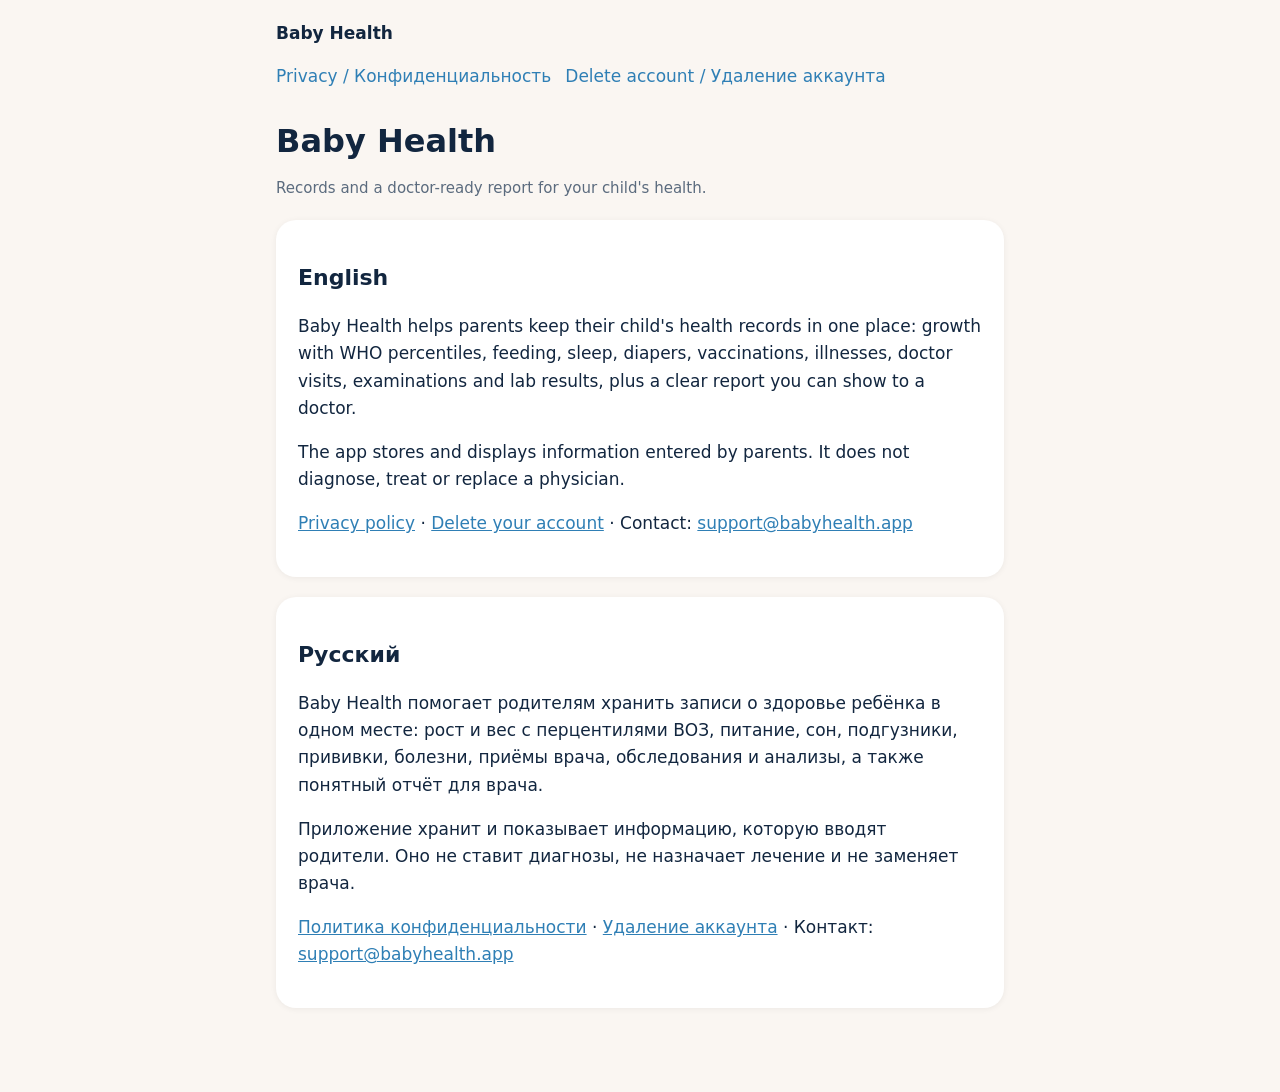
<file: index.html>
<!doctype html>
<html lang="en">
<head>
<meta charset="utf-8">
<meta name="viewport" content="width=device-width, initial-scale=1">
<title>Baby Health</title>
<meta name="description" content="Baby Health: a record-keeping app for parents. Growth, feeding, sleep, vaccinations, illnesses, lab results and a clear report for the doctor.">
<link rel="stylesheet" href="/style.css">
</head>
<body>
<header class="site"><a href="/">Baby Health</a><nav><a href="/privacy/">Privacy / Конфиденциальность</a><a href="/delete-account/">Delete account / Удаление аккаунта</a></nav></header>
<main>
<h1>Baby Health</h1>
<p class="muted">Records and a doctor-ready report for your child's health.</p>
<section class="card">
<h2>English</h2>
<p>Baby Health helps parents keep their child's health records in one place: growth with WHO percentiles, feeding, sleep, diapers, vaccinations, illnesses, doctor visits, examinations and lab results, plus a clear report you can show to a doctor.</p>
<p>The app stores and displays information entered by parents. It does not diagnose, treat or replace a physician.</p>
<p><a href="/privacy/">Privacy policy</a> · <a href="/delete-account/">Delete your account</a> · Contact: <a href="mailto:support@babyhealth.app">support@babyhealth.app</a></p>
</section>
<section class="card">
<h2>Русский</h2>
<p>Baby Health помогает родителям хранить записи о здоровье ребёнка в одном месте: рост и вес с перцентилями ВОЗ, питание, сон, подгузники, прививки, болезни, приёмы врача, обследования и анализы, а также понятный отчёт для врача.</p>
<p>Приложение хранит и показывает информацию, которую вводят родители. Оно не ставит диагнозы, не назначает лечение и не заменяет врача.</p>
<p><a href="/privacy/">Политика конфиденциальности</a> · <a href="/delete-account/">Удаление аккаунта</a> · Контакт: <a href="mailto:support@babyhealth.app">support@babyhealth.app</a></p>
</section>
</main>
</body>
</html>
</file>
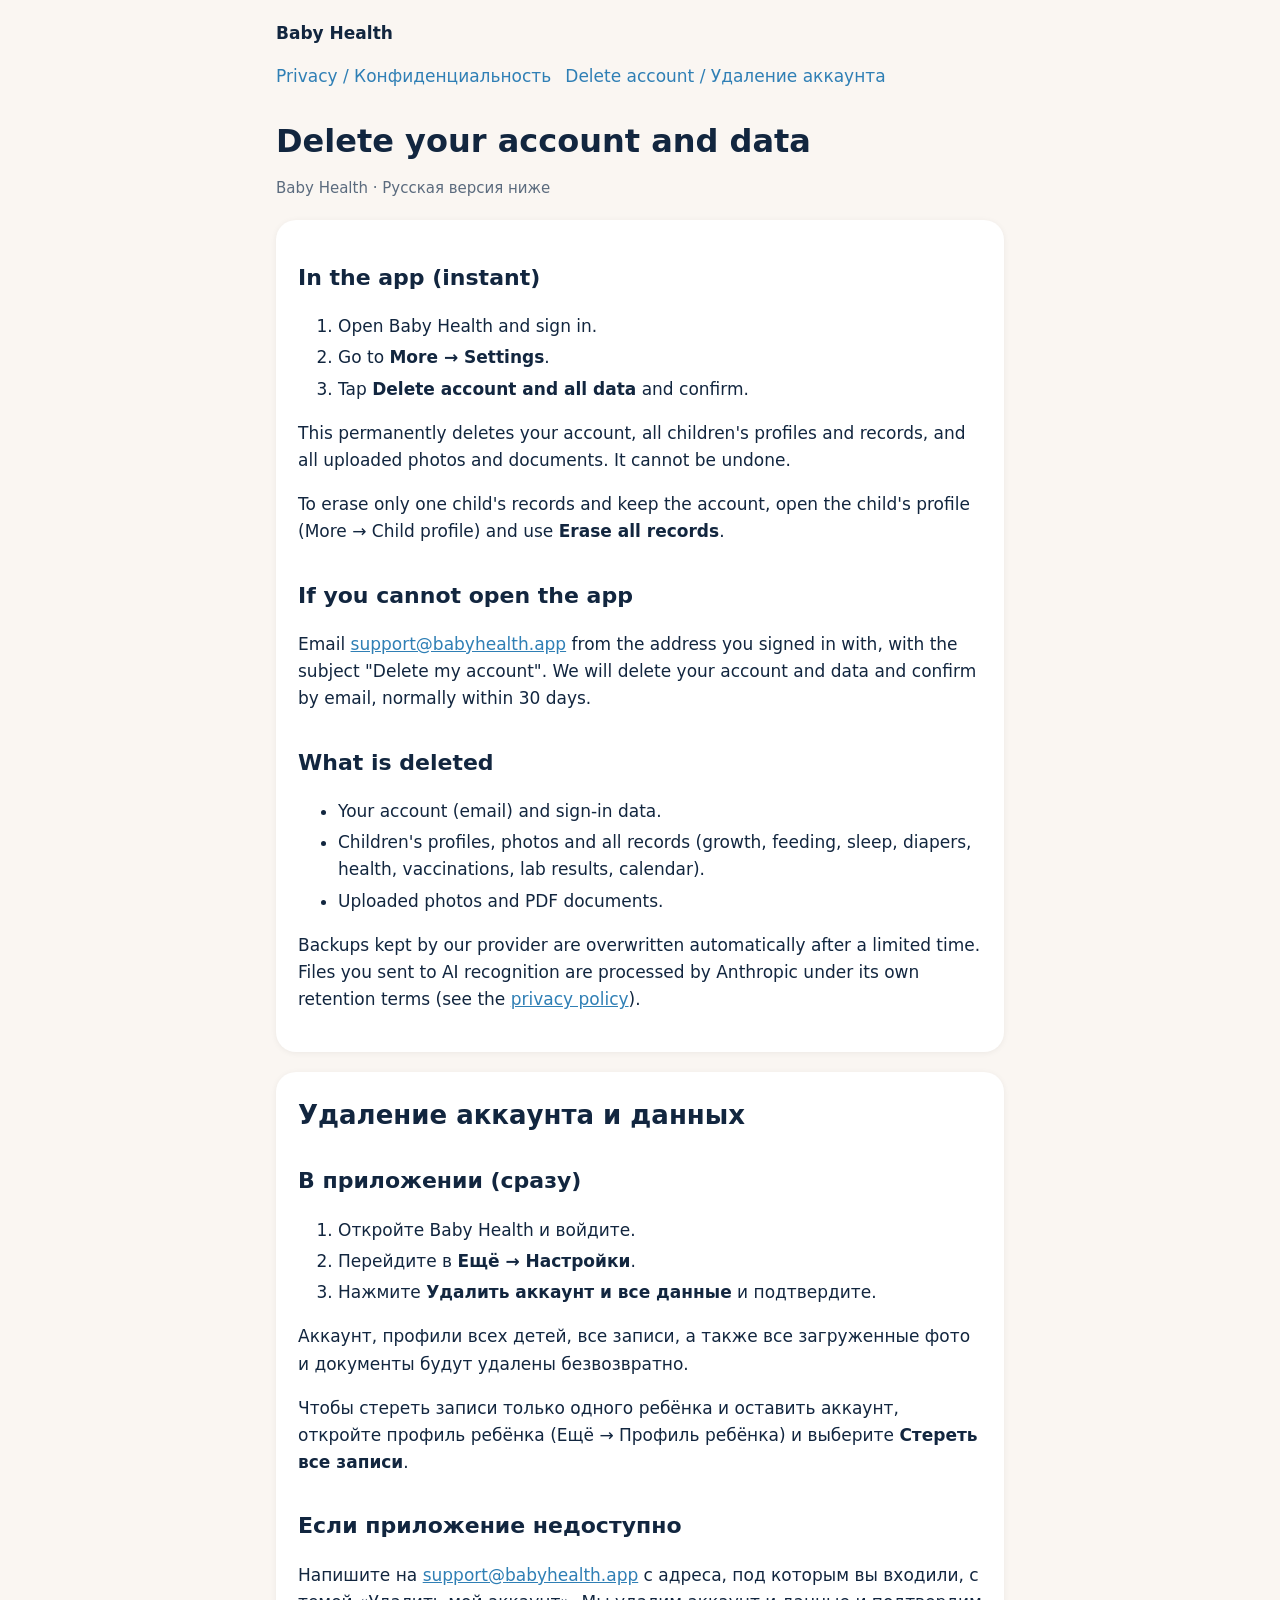
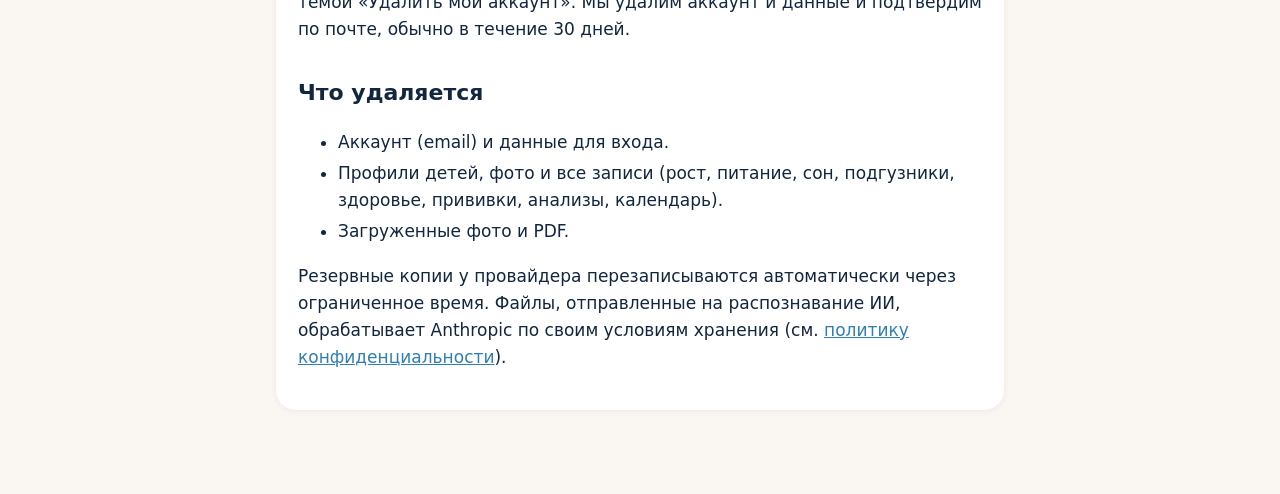
<file: delete-account/index.html>
<!doctype html>
<html lang="en">
<head>
<meta charset="utf-8">
<meta name="viewport" content="width=device-width, initial-scale=1">
<title>Delete your account — Baby Health</title>
<link rel="stylesheet" href="/style.css">
</head>
<body>
<header class="site"><a href="/">Baby Health</a><nav><a href="/privacy/">Privacy / Конфиденциальность</a><a href="/delete-account/">Delete account / Удаление аккаунта</a></nav></header>
<main>
<h1>Delete your account and data</h1>
<p class="muted">Baby Health · Русская версия ниже</p>

<section class="card">
<h2>In the app (instant)</h2>
<ol>
<li>Open Baby Health and sign in.</li>
<li>Go to <strong>More → Settings</strong>.</li>
<li>Tap <strong>Delete account and all data</strong> and confirm.</li>
</ol>
<p>This permanently deletes your account, all children's profiles and records, and all uploaded photos and documents. It cannot be undone.</p>
<p>To erase only one child's records and keep the account, open the child's profile (More → Child profile) and use <strong>Erase all records</strong>.</p>

<h2>If you cannot open the app</h2>
<p>Email <a href="mailto:support@babyhealth.app">support@babyhealth.app</a> from the address you signed in with, with the subject "Delete my account". We will delete your account and data and confirm by email, normally within 30 days.</p>

<h2>What is deleted</h2>
<ul>
<li>Your account (email) and sign-in data.</li>
<li>Children's profiles, photos and all records (growth, feeding, sleep, diapers, health, vaccinations, lab results, calendar).</li>
<li>Uploaded photos and PDF documents.</li>
</ul>
<p>Backups kept by our provider are overwritten automatically after a limited time. Files you sent to AI recognition are processed by Anthropic under its own retention terms (see the <a href="/privacy/">privacy policy</a>).</p>
</section>

<section class="card">
<h1 style="font-size:26px;margin-top:20px">Удаление аккаунта и данных</h1>

<h2>В приложении (сразу)</h2>
<ol>
<li>Откройте Baby Health и войдите.</li>
<li>Перейдите в <strong>Ещё → Настройки</strong>.</li>
<li>Нажмите <strong>Удалить аккаунт и все данные</strong> и подтвердите.</li>
</ol>
<p>Аккаунт, профили всех детей, все записи, а также все загруженные фото и документы будут удалены безвозвратно.</p>
<p>Чтобы стереть записи только одного ребёнка и оставить аккаунт, откройте профиль ребёнка (Ещё → Профиль ребёнка) и выберите <strong>Стереть все записи</strong>.</p>

<h2>Если приложение недоступно</h2>
<p>Напишите на <a href="mailto:support@babyhealth.app">support@babyhealth.app</a> с адреса, под которым вы входили, с темой «Удалить мой аккаунт». Мы удалим аккаунт и данные и подтвердим по почте, обычно в течение 30 дней.</p>

<h2>Что удаляется</h2>
<ul>
<li>Аккаунт (email) и данные для входа.</li>
<li>Профили детей, фото и все записи (рост, питание, сон, подгузники, здоровье, прививки, анализы, календарь).</li>
<li>Загруженные фото и PDF.</li>
</ul>
<p>Резервные копии у провайдера перезаписываются автоматически через ограниченное время. Файлы, отправленные на распознавание ИИ, обрабатывает Anthropic по своим условиям хранения (см. <a href="/privacy/">политику конфиденциальности</a>).</p>
</section>
</main>
</body>
</html>
</file>
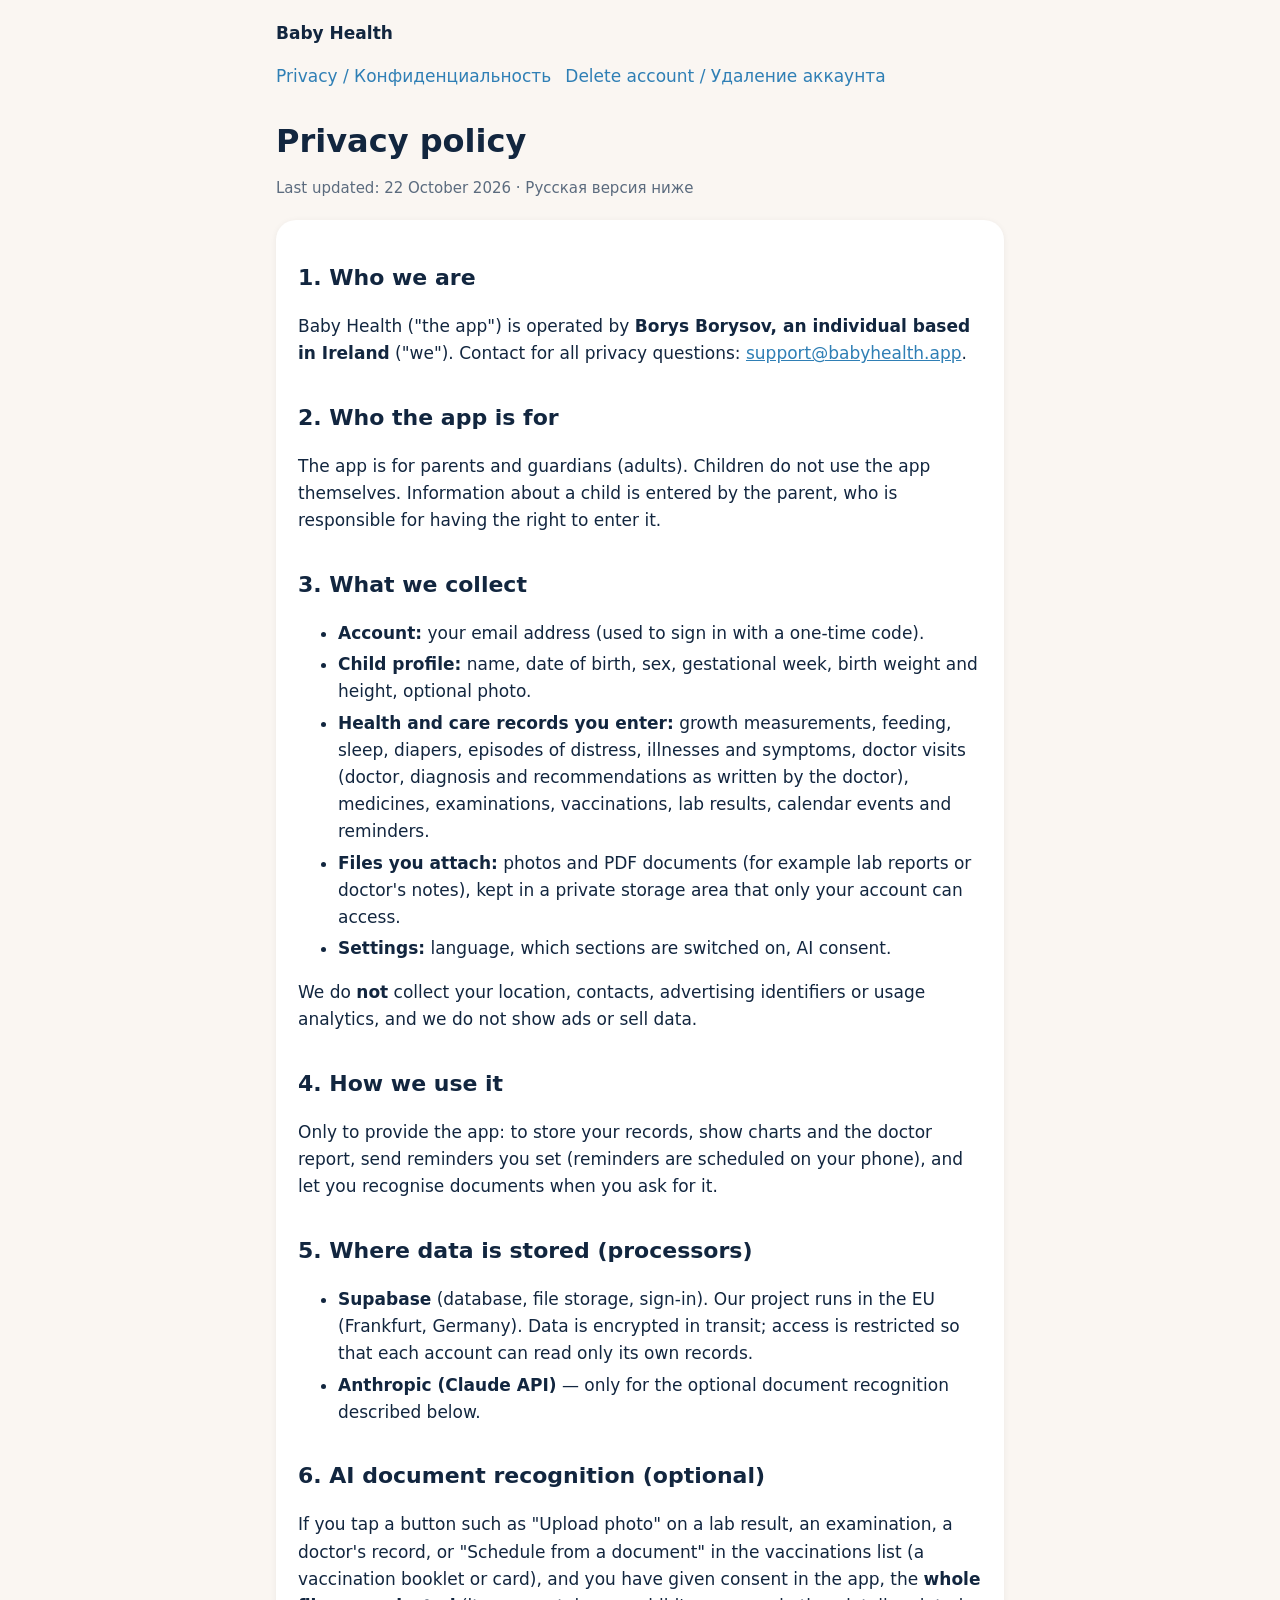
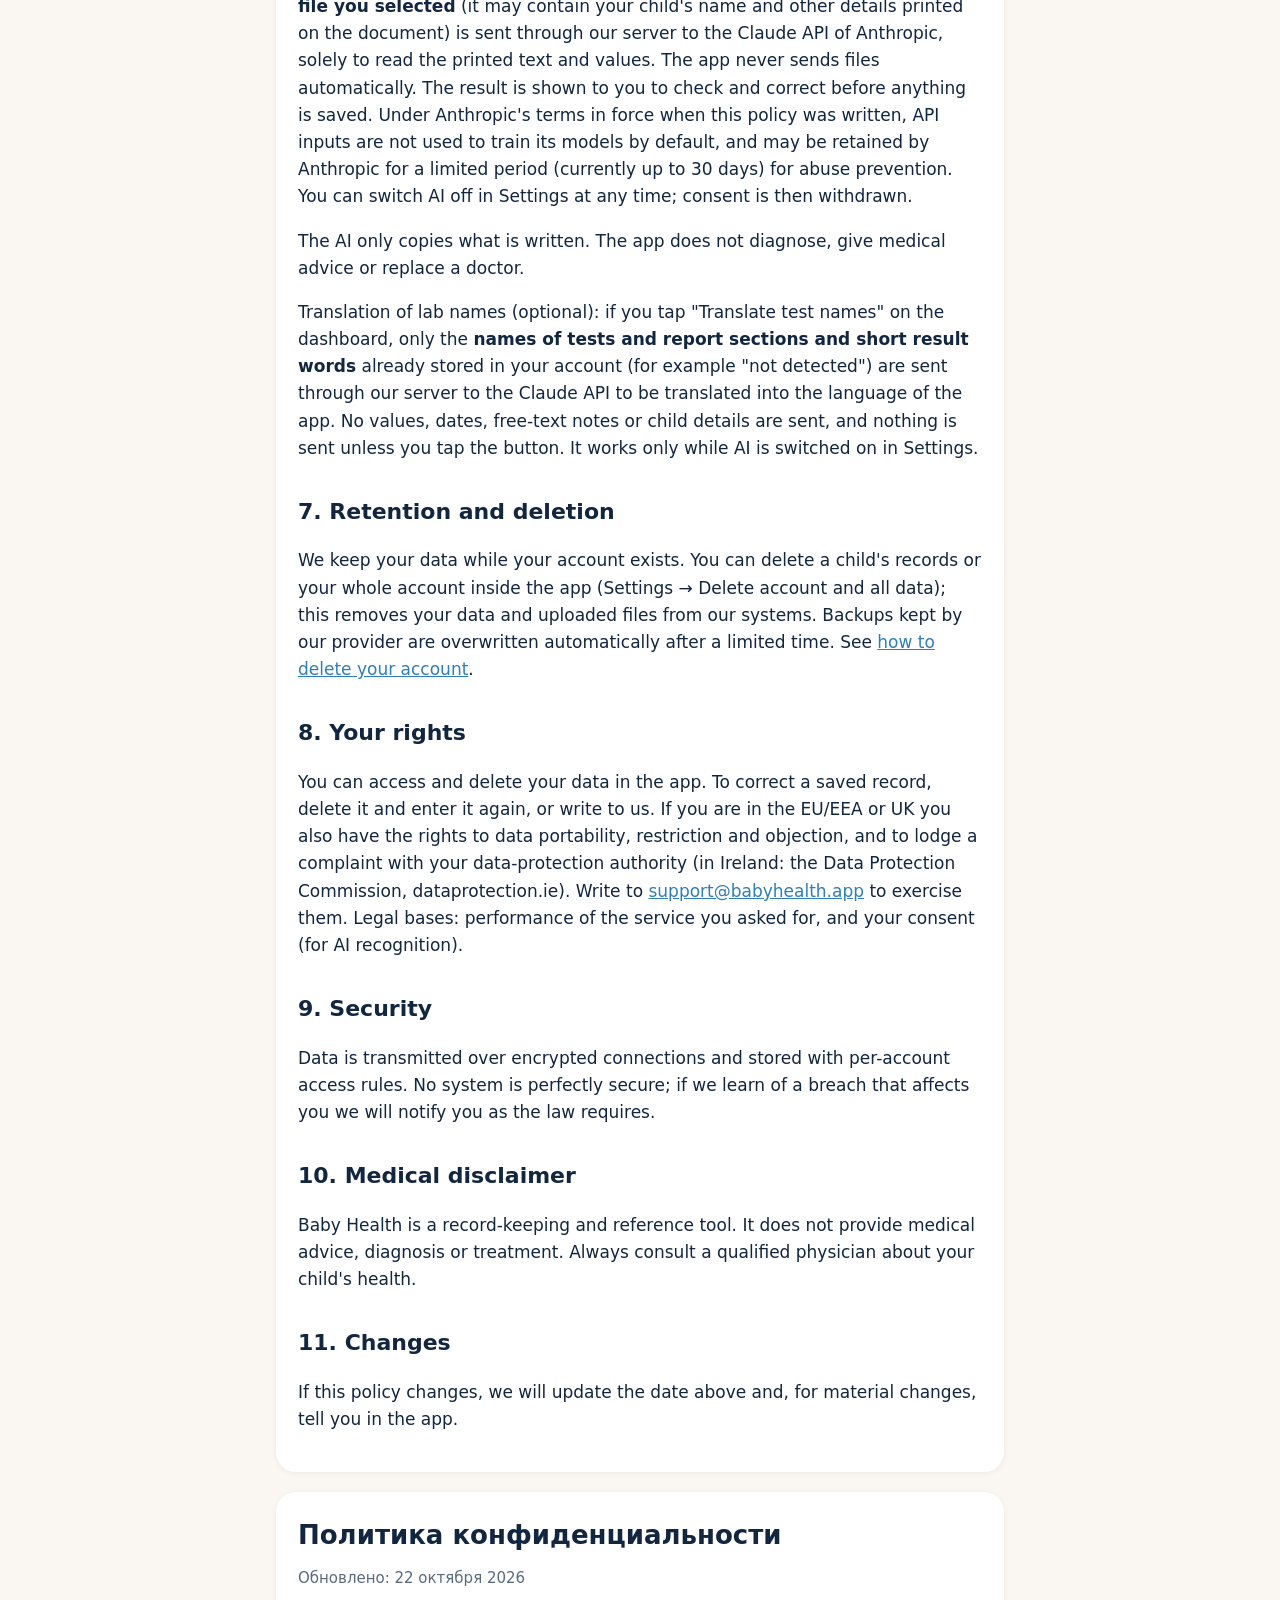
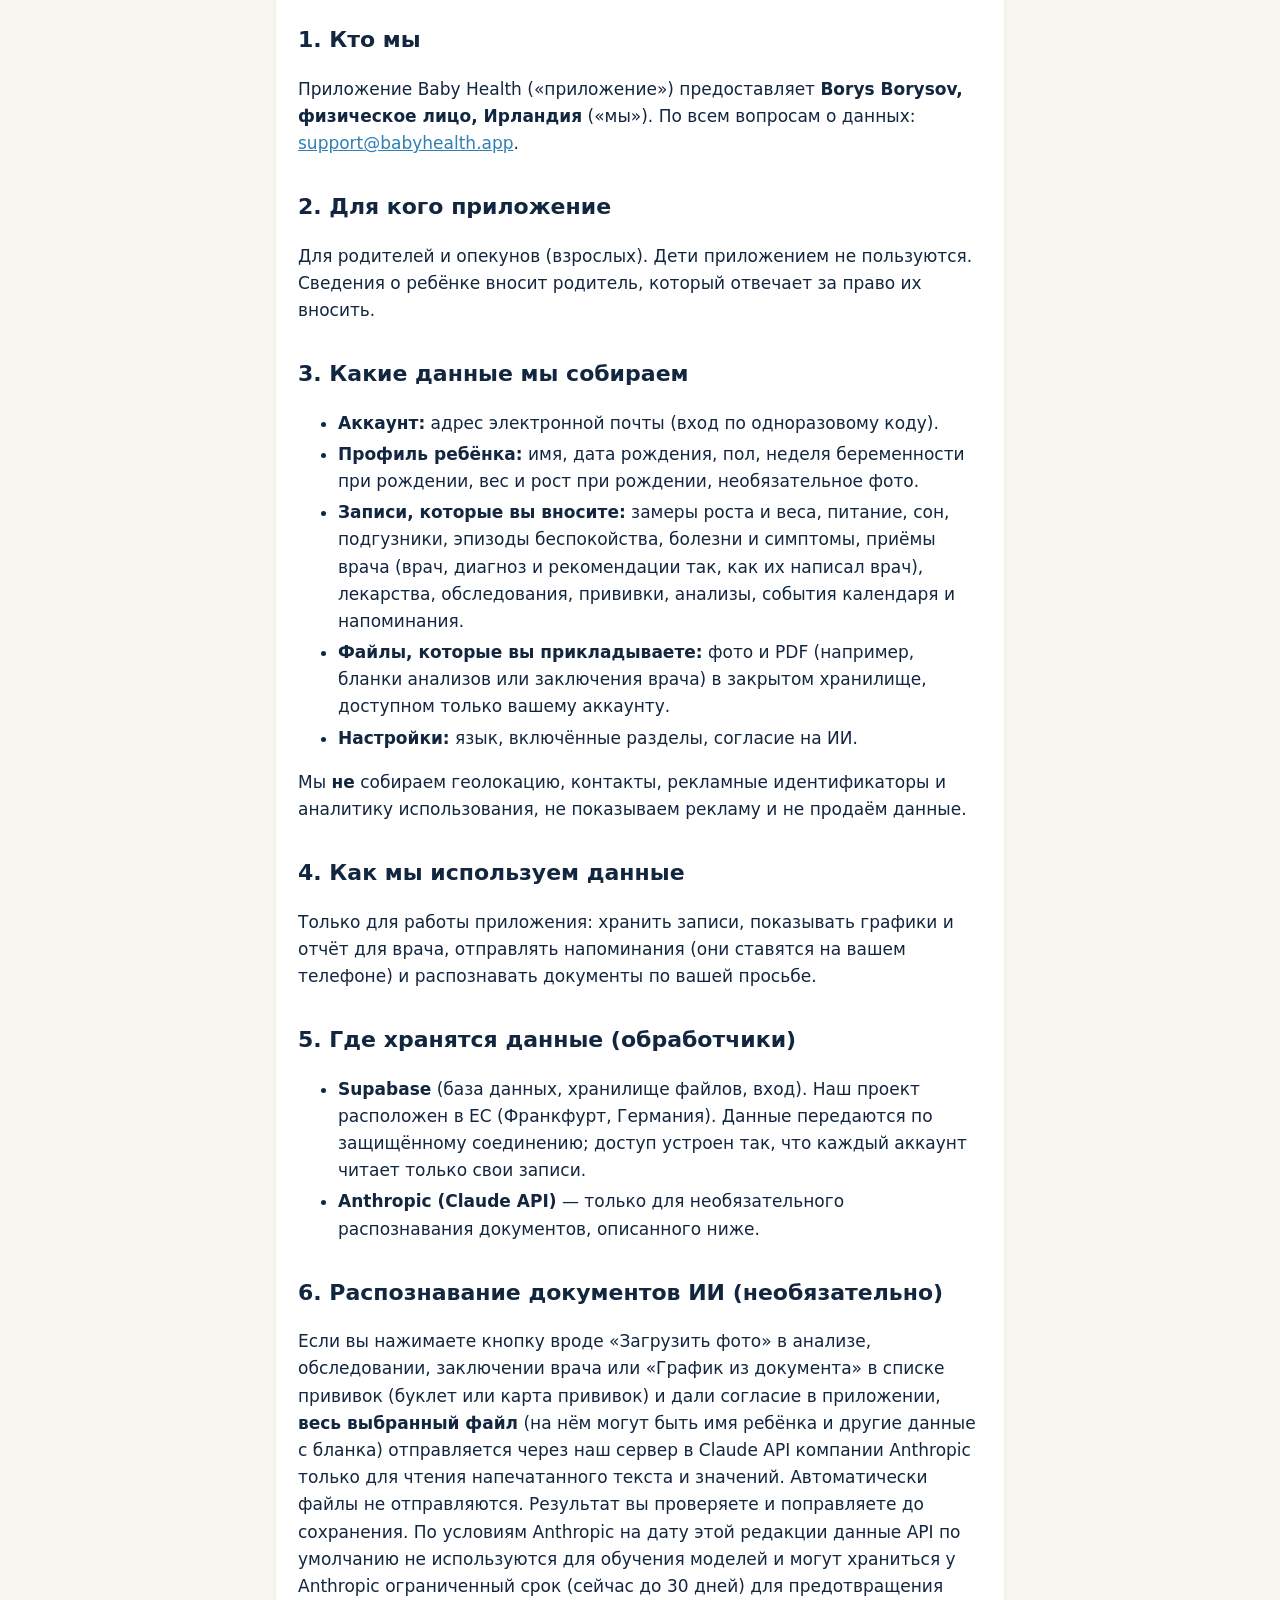
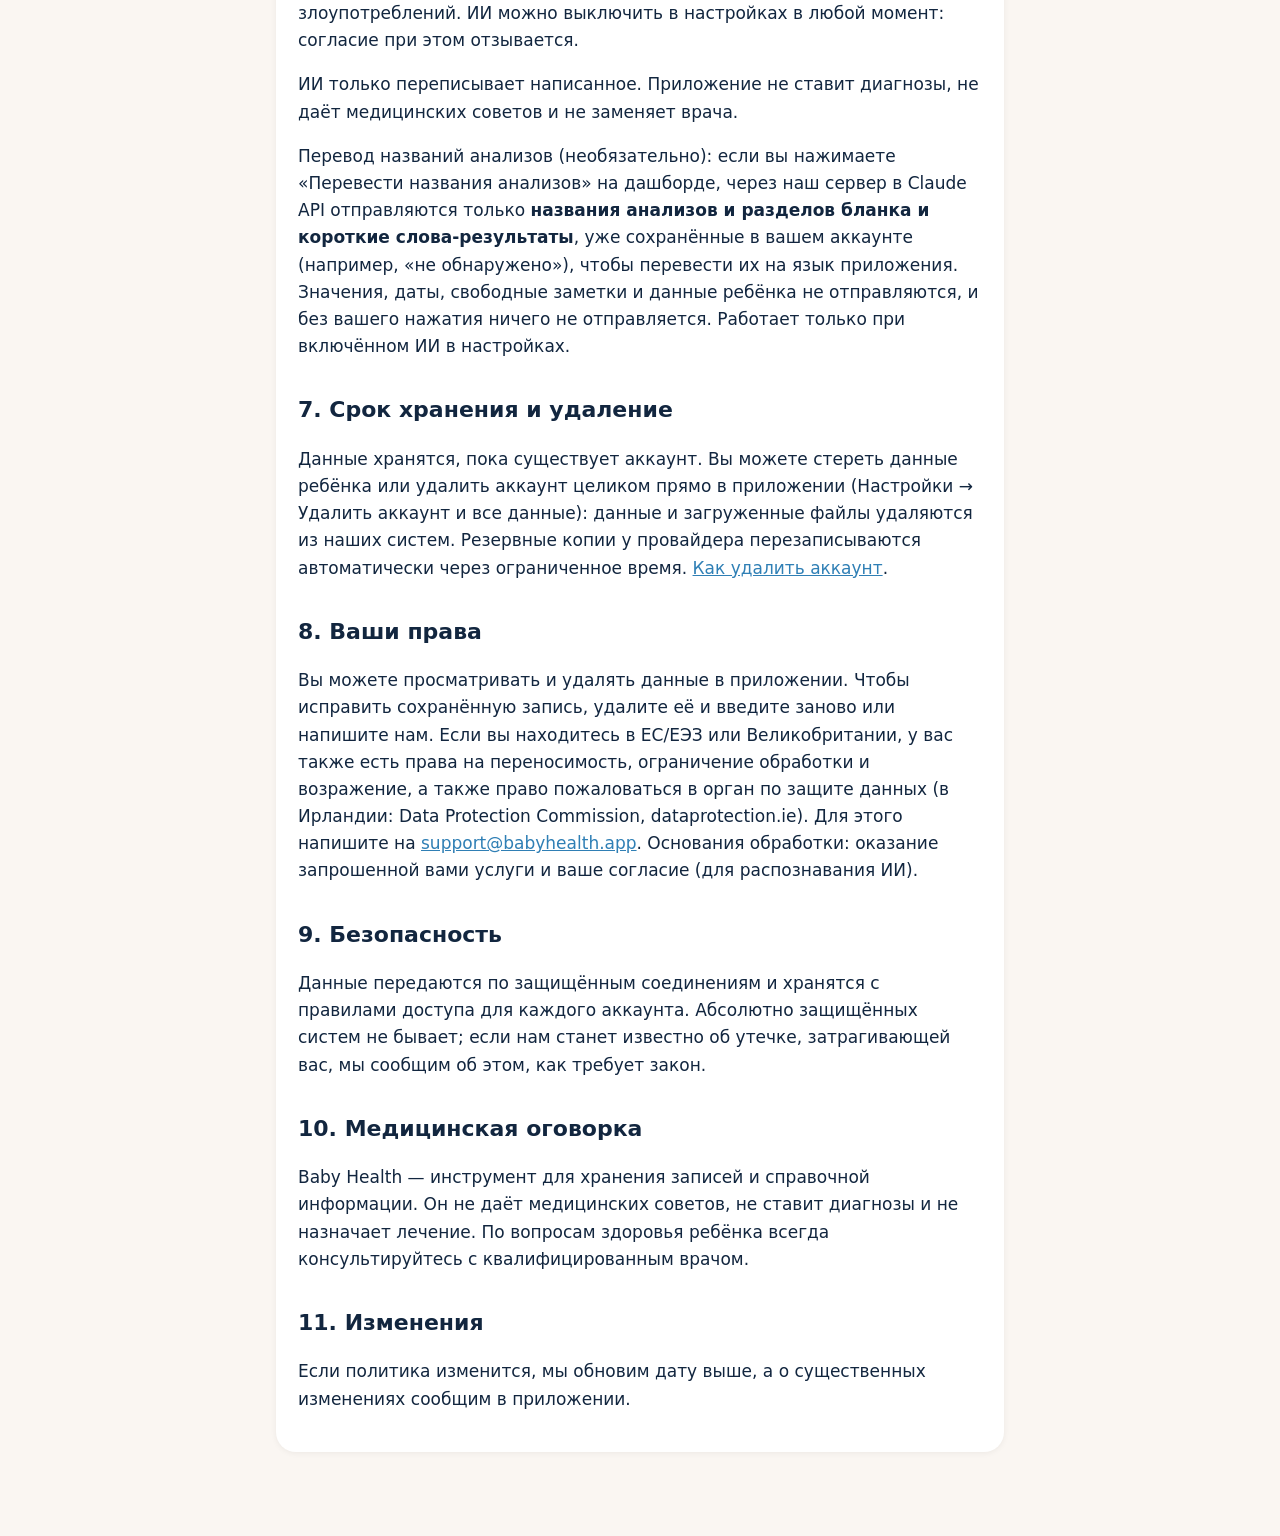
<file: privacy/index.html>
<!doctype html>
<html lang="en">
<head>
<meta charset="utf-8">
<meta name="viewport" content="width=device-width, initial-scale=1">
<title>Privacy policy — Baby Health</title>
<link rel="stylesheet" href="/style.css">
</head>
<body>
<header class="site"><a href="/">Baby Health</a><nav><a href="/privacy/">Privacy / Конфиденциальность</a><a href="/delete-account/">Delete account / Удаление аккаунта</a></nav></header>
<main>
<h1>Privacy policy</h1>
<p class="muted">Last updated: 22 October 2026 · Русская версия ниже</p>

<section class="card" id="en">
<h2>1. Who we are</h2>
<p>Baby Health ("the app") is operated by <strong>Borys Borysov, an individual based in Ireland</strong> ("we"). Contact for all privacy questions: <a href="mailto:support@babyhealth.app">support@babyhealth.app</a>.</p>

<h2>2. Who the app is for</h2>
<p>The app is for parents and guardians (adults). Children do not use the app themselves. Information about a child is entered by the parent, who is responsible for having the right to enter it.</p>

<h2>3. What we collect</h2>
<ul>
<li><strong>Account:</strong> your email address (used to sign in with a one-time code).</li>
<li><strong>Child profile:</strong> name, date of birth, sex, gestational week, birth weight and height, optional photo.</li>
<li><strong>Health and care records you enter:</strong> growth measurements, feeding, sleep, diapers, episodes of distress, illnesses and symptoms, doctor visits (doctor, diagnosis and recommendations as written by the doctor), medicines, examinations, vaccinations, lab results, calendar events and reminders.</li>
<li><strong>Files you attach:</strong> photos and PDF documents (for example lab reports or doctor's notes), kept in a private storage area that only your account can access.</li>
<li><strong>Settings:</strong> language, which sections are switched on, AI consent.</li>
</ul>
<p>We do <strong>not</strong> collect your location, contacts, advertising identifiers or usage analytics, and we do not show ads or sell data.</p>

<h2>4. How we use it</h2>
<p>Only to provide the app: to store your records, show charts and the doctor report, send reminders you set (reminders are scheduled on your phone), and let you recognise documents when you ask for it.</p>

<h2>5. Where data is stored (processors)</h2>
<ul>
<li><strong>Supabase</strong> (database, file storage, sign-in). Our project runs in the EU (Frankfurt, Germany). Data is encrypted in transit; access is restricted so that each account can read only its own records.</li>
<li><strong>Anthropic (Claude API)</strong> — only for the optional document recognition described below.</li>
</ul>

<h2>6. AI document recognition (optional)</h2>
<p>If you tap a button such as "Upload photo" on a lab result, an examination, a doctor's record, or "Schedule from a document" in the vaccinations list (a vaccination booklet or card), and you have given consent in the app, the <strong>whole file you selected</strong> (it may contain your child's name and other details printed on the document) is sent through our server to the Claude API of Anthropic, solely to read the printed text and values. The app never sends files automatically. The result is shown to you to check and correct before anything is saved. Under Anthropic's terms in force when this policy was written, API inputs are not used to train its models by default, and may be retained by Anthropic for a limited period (currently up to 30 days) for abuse prevention. You can switch AI off in Settings at any time; consent is then withdrawn.</p>
<p>The AI only copies what is written. The app does not diagnose, give medical advice or replace a doctor.</p>
<p>Translation of lab names (optional): if you tap "Translate test names" on the dashboard, only the <strong>names of tests and report sections and short result words</strong> already stored in your account (for example "not detected") are sent through our server to the Claude API to be translated into the language of the app. No values, dates, free-text notes or child details are sent, and nothing is sent unless you tap the button. It works only while AI is switched on in Settings.</p>

<h2>7. Retention and deletion</h2>
<p>We keep your data while your account exists. You can delete a child's records or your whole account inside the app (Settings → Delete account and all data); this removes your data and uploaded files from our systems. Backups kept by our provider are overwritten automatically after a limited time. See <a href="/delete-account/">how to delete your account</a>.</p>

<h2>8. Your rights</h2>
<p>You can access and delete your data in the app. To correct a saved record, delete it and enter it again, or write to us. If you are in the EU/EEA or UK you also have the rights to data portability, restriction and objection, and to lodge a complaint with your data-protection authority (in Ireland: the Data Protection Commission, dataprotection.ie). Write to <a href="mailto:support@babyhealth.app">support@babyhealth.app</a> to exercise them. Legal bases: performance of the service you asked for, and your consent (for AI recognition).</p>

<h2>9. Security</h2>
<p>Data is transmitted over encrypted connections and stored with per-account access rules. No system is perfectly secure; if we learn of a breach that affects you we will notify you as the law requires.</p>

<h2>10. Medical disclaimer</h2>
<p>Baby Health is a record-keeping and reference tool. It does not provide medical advice, diagnosis or treatment. Always consult a qualified physician about your child's health.</p>

<h2>11. Changes</h2>
<p>If this policy changes, we will update the date above and, for material changes, tell you in the app.</p>
</section>

<section class="card" id="ru">
<h1 style="font-size:26px;margin-top:20px">Политика конфиденциальности</h1>
<p class="muted">Обновлено: 22 октября 2026</p>

<h2>1. Кто мы</h2>
<p>Приложение Baby Health («приложение») предоставляет <strong>Borys Borysov, физическое лицо, Ирландия</strong> («мы»). По всем вопросам о данных: <a href="mailto:support@babyhealth.app">support@babyhealth.app</a>.</p>

<h2>2. Для кого приложение</h2>
<p>Для родителей и опекунов (взрослых). Дети приложением не пользуются. Сведения о ребёнке вносит родитель, который отвечает за право их вносить.</p>

<h2>3. Какие данные мы собираем</h2>
<ul>
<li><strong>Аккаунт:</strong> адрес электронной почты (вход по одноразовому коду).</li>
<li><strong>Профиль ребёнка:</strong> имя, дата рождения, пол, неделя беременности при рождении, вес и рост при рождении, необязательное фото.</li>
<li><strong>Записи, которые вы вносите:</strong> замеры роста и веса, питание, сон, подгузники, эпизоды беспокойства, болезни и симптомы, приёмы врача (врач, диагноз и рекомендации так, как их написал врач), лекарства, обследования, прививки, анализы, события календаря и напоминания.</li>
<li><strong>Файлы, которые вы прикладываете:</strong> фото и PDF (например, бланки анализов или заключения врача) в закрытом хранилище, доступном только вашему аккаунту.</li>
<li><strong>Настройки:</strong> язык, включённые разделы, согласие на ИИ.</li>
</ul>
<p>Мы <strong>не</strong> собираем геолокацию, контакты, рекламные идентификаторы и аналитику использования, не показываем рекламу и не продаём данные.</p>

<h2>4. Как мы используем данные</h2>
<p>Только для работы приложения: хранить записи, показывать графики и отчёт для врача, отправлять напоминания (они ставятся на вашем телефоне) и распознавать документы по вашей просьбе.</p>

<h2>5. Где хранятся данные (обработчики)</h2>
<ul>
<li><strong>Supabase</strong> (база данных, хранилище файлов, вход). Наш проект расположен в ЕС (Франкфурт, Германия). Данные передаются по защищённому соединению; доступ устроен так, что каждый аккаунт читает только свои записи.</li>
<li><strong>Anthropic (Claude API)</strong> — только для необязательного распознавания документов, описанного ниже.</li>
</ul>

<h2>6. Распознавание документов ИИ (необязательно)</h2>
<p>Если вы нажимаете кнопку вроде «Загрузить фото» в анализе, обследовании, заключении врача или «График из документа» в списке прививок (буклет или карта прививок) и дали согласие в приложении, <strong>весь выбранный файл</strong> (на нём могут быть имя ребёнка и другие данные с бланка) отправляется через наш сервер в Claude API компании Anthropic только для чтения напечатанного текста и значений. Автоматически файлы не отправляются. Результат вы проверяете и поправляете до сохранения. По условиям Anthropic на дату этой редакции данные API по умолчанию не используются для обучения моделей и могут храниться у Anthropic ограниченный срок (сейчас до 30 дней) для предотвращения злоупотреблений. ИИ можно выключить в настройках в любой момент: согласие при этом отзывается.</p>
<p>ИИ только переписывает написанное. Приложение не ставит диагнозы, не даёт медицинских советов и не заменяет врача.</p>
<p>Перевод названий анализов (необязательно): если вы нажимаете «Перевести названия анализов» на дашборде, через наш сервер в Claude API отправляются только <strong>названия анализов и разделов бланка и короткие слова-результаты</strong>, уже сохранённые в вашем аккаунте (например, «не обнаружено»), чтобы перевести их на язык приложения. Значения, даты, свободные заметки и данные ребёнка не отправляются, и без вашего нажатия ничего не отправляется. Работает только при включённом ИИ в настройках.</p>

<h2>7. Срок хранения и удаление</h2>
<p>Данные хранятся, пока существует аккаунт. Вы можете стереть данные ребёнка или удалить аккаунт целиком прямо в приложении (Настройки → Удалить аккаунт и все данные): данные и загруженные файлы удаляются из наших систем. Резервные копии у провайдера перезаписываются автоматически через ограниченное время. <a href="/delete-account/">Как удалить аккаунт</a>.</p>

<h2>8. Ваши права</h2>
<p>Вы можете просматривать и удалять данные в приложении. Чтобы исправить сохранённую запись, удалите её и введите заново или напишите нам. Если вы находитесь в ЕС/ЕЭЗ или Великобритании, у вас также есть права на переносимость, ограничение обработки и возражение, а также право пожаловаться в орган по защите данных (в Ирландии: Data Protection Commission, dataprotection.ie). Для этого напишите на <a href="mailto:support@babyhealth.app">support@babyhealth.app</a>. Основания обработки: оказание запрошенной вами услуги и ваше согласие (для распознавания ИИ).</p>

<h2>9. Безопасность</h2>
<p>Данные передаются по защищённым соединениям и хранятся с правилами доступа для каждого аккаунта. Абсолютно защищённых систем не бывает; если нам станет известно об утечке, затрагивающей вас, мы сообщим об этом, как требует закон.</p>

<h2>10. Медицинская оговорка</h2>
<p>Baby Health — инструмент для хранения записей и справочной информации. Он не даёт медицинских советов, не ставит диагнозы и не назначает лечение. По вопросам здоровья ребёнка всегда консультируйтесь с квалифицированным врачом.</p>

<h2>11. Изменения</h2>
<p>Если политика изменится, мы обновим дату выше, а о существенных изменениях сообщим в приложении.</p>
</section>
</main>
</body>
</html>
</file>
<file: style.css>
:root { --bg:#faf6f2; --card:#fff; --ink:#12263f; --muted:#5b6b7e; --accent:#2f7fb5; }
@media (prefers-color-scheme: dark) { :root { --bg:#101820; --card:#18232f; --ink:#e8eef5; --muted:#9fb0c2; --accent:#7fc0ea; } }
* { box-sizing: border-box; }
body { margin:0; background:var(--bg); color:var(--ink); font:17px/1.6 system-ui,-apple-system,"Segoe UI",Roboto,sans-serif; }
main { max-width:760px; margin:0 auto; padding:24px 16px 64px; }
header.site { max-width:760px; margin:0 auto; padding:20px 16px 0; display:flex; gap:16px; align-items:center; flex-wrap:wrap; }
header.site a { color:var(--ink); text-decoration:none; font-weight:700; }
header.site nav a { font-weight:500; color:var(--accent); margin-right:14px; }
h1 { font-size:32px; line-height:1.2; margin:8px 0 4px; }
h2 { font-size:22px; margin-top:32px; }
section.card { background:var(--card); border-radius:20px; padding:8px 22px 22px; margin:20px 0; box-shadow:0 1px 6px rgba(0,0,0,.06); }
a { color:var(--accent); }
.muted { color:var(--muted); font-size:15px; }
li { margin:4px 0; }
</file>
